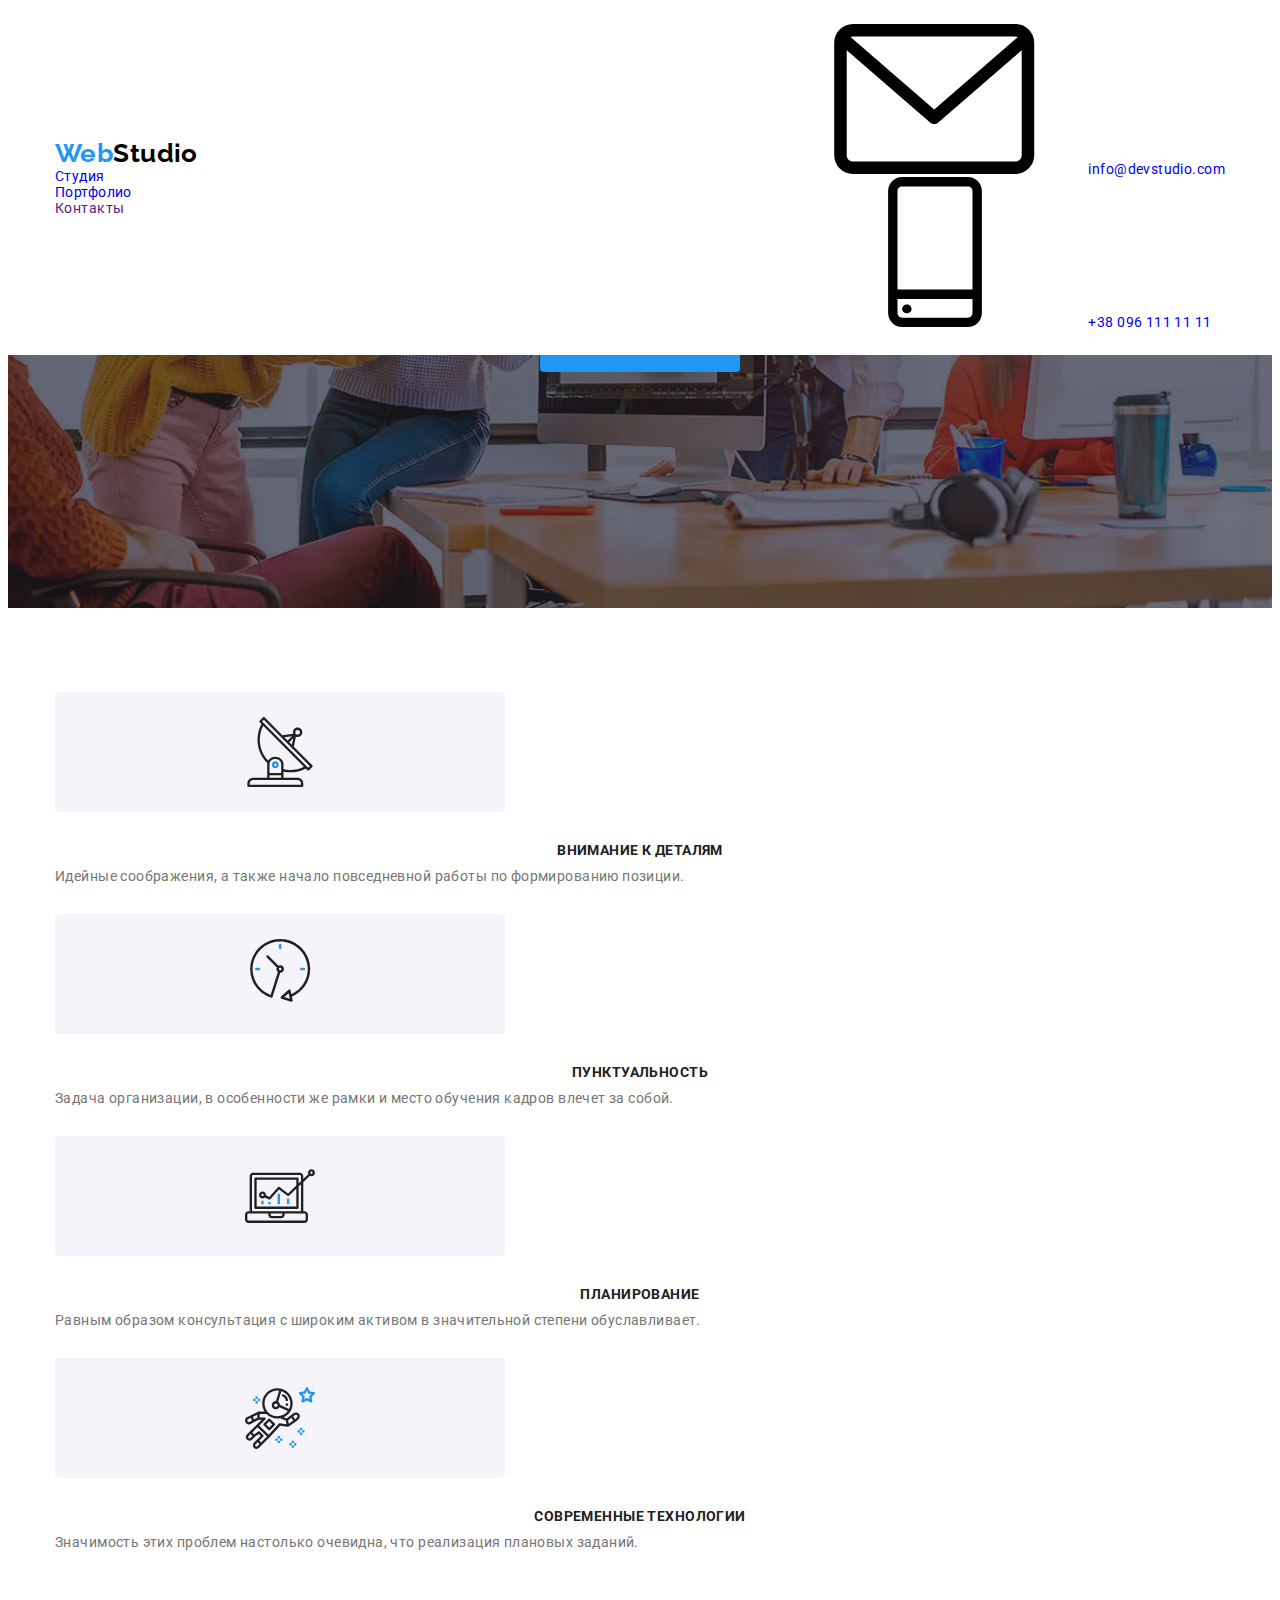
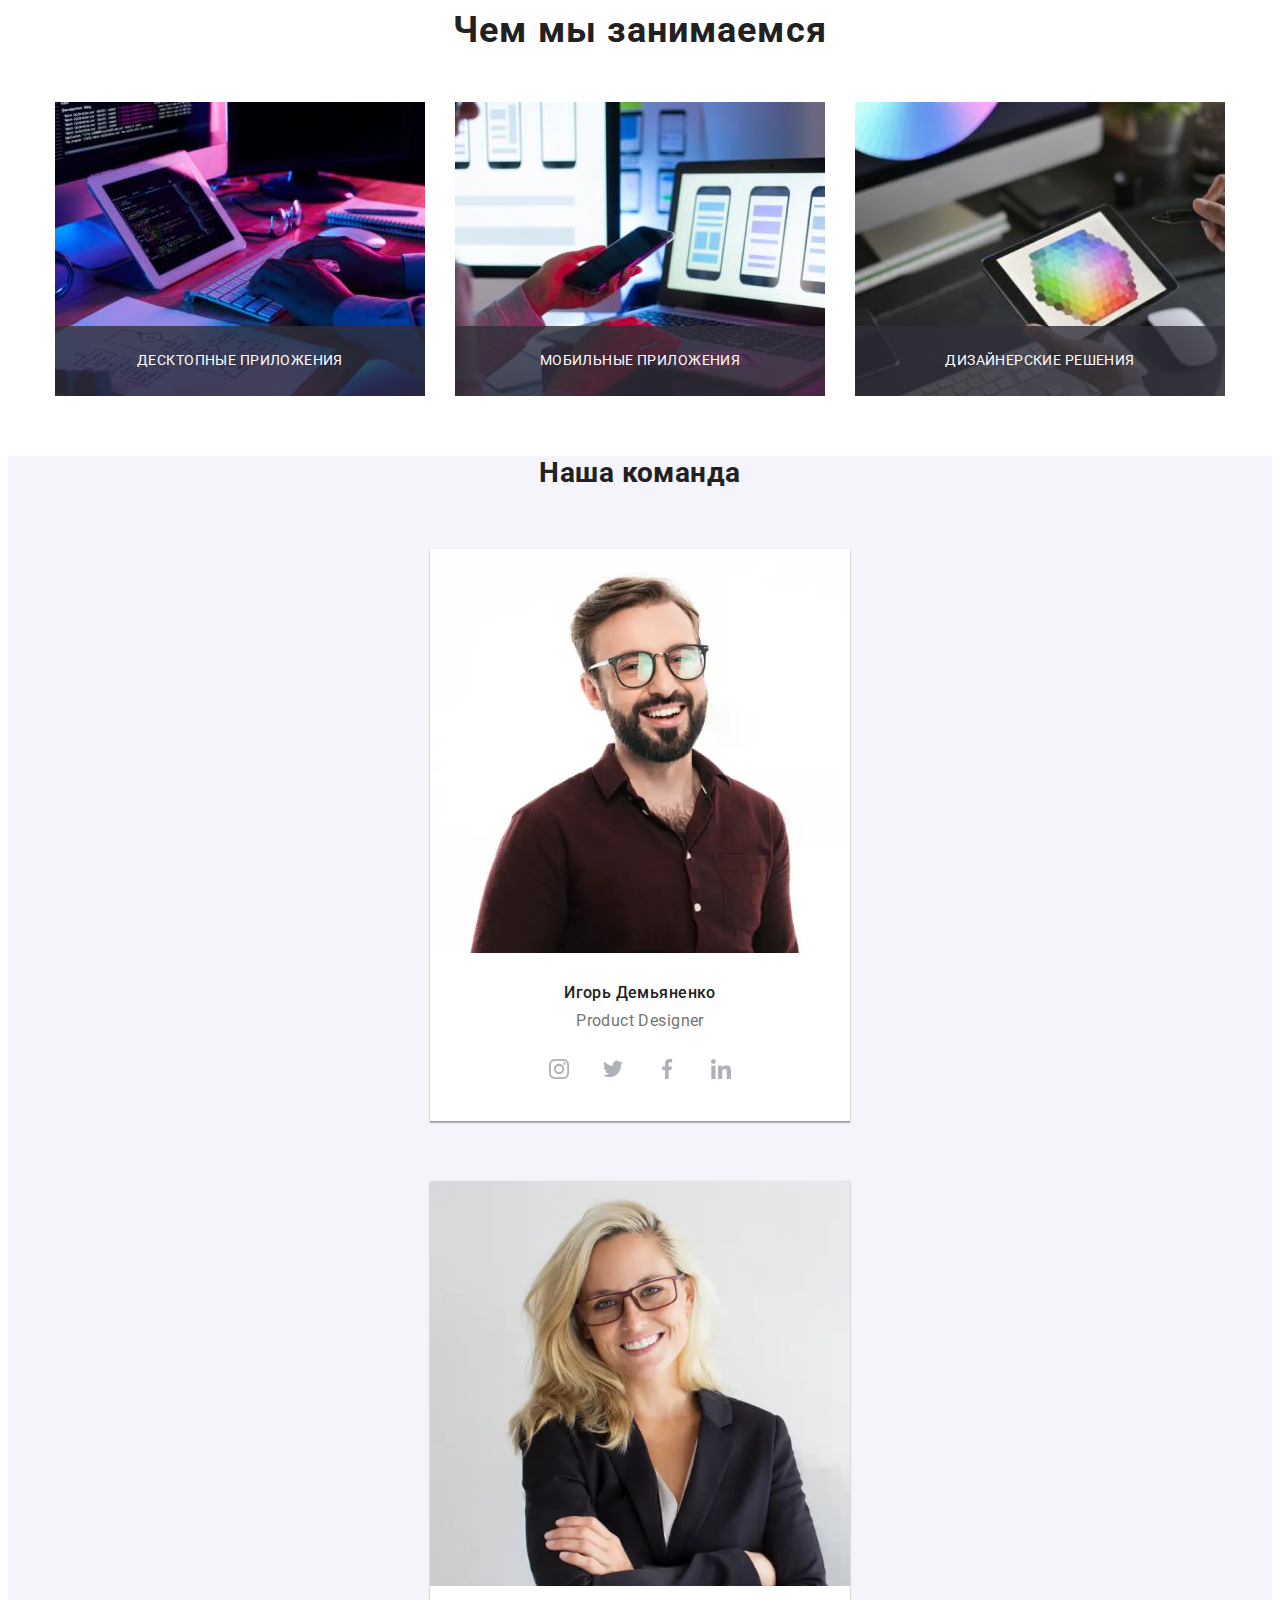
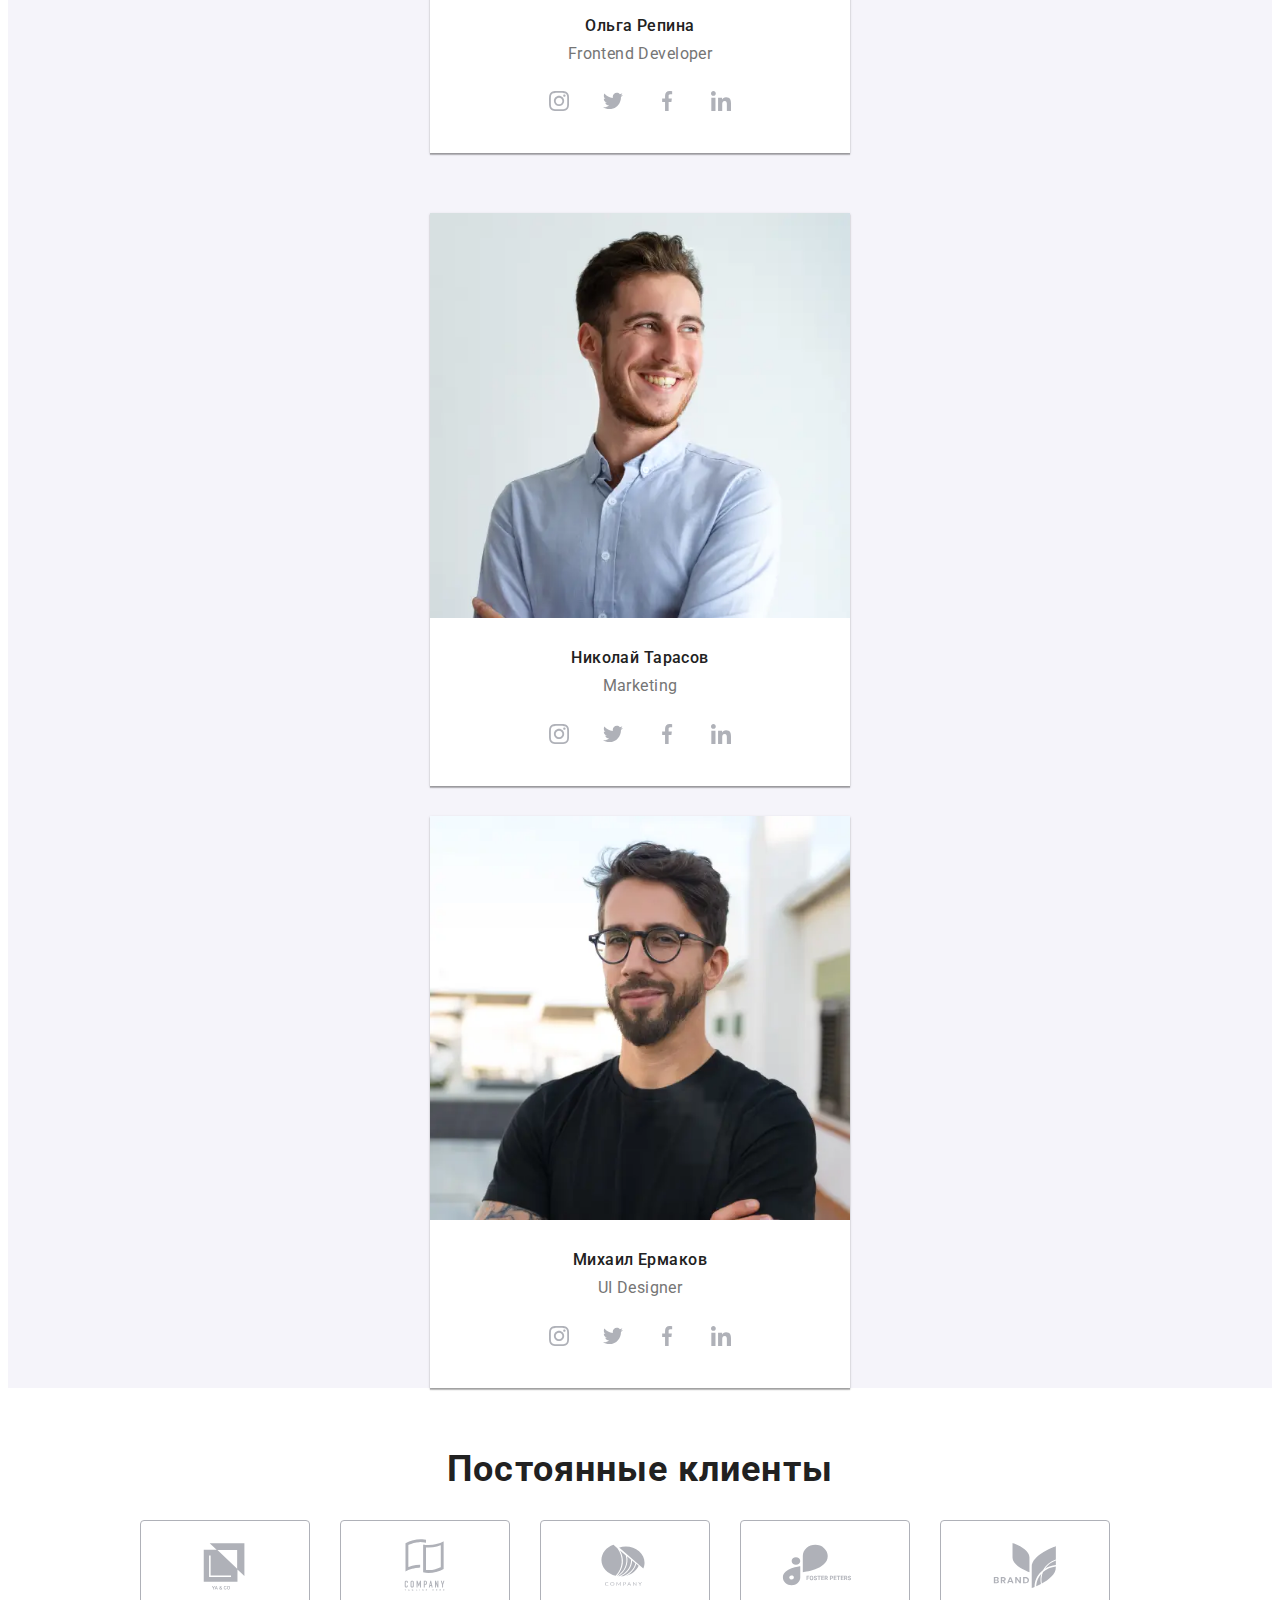
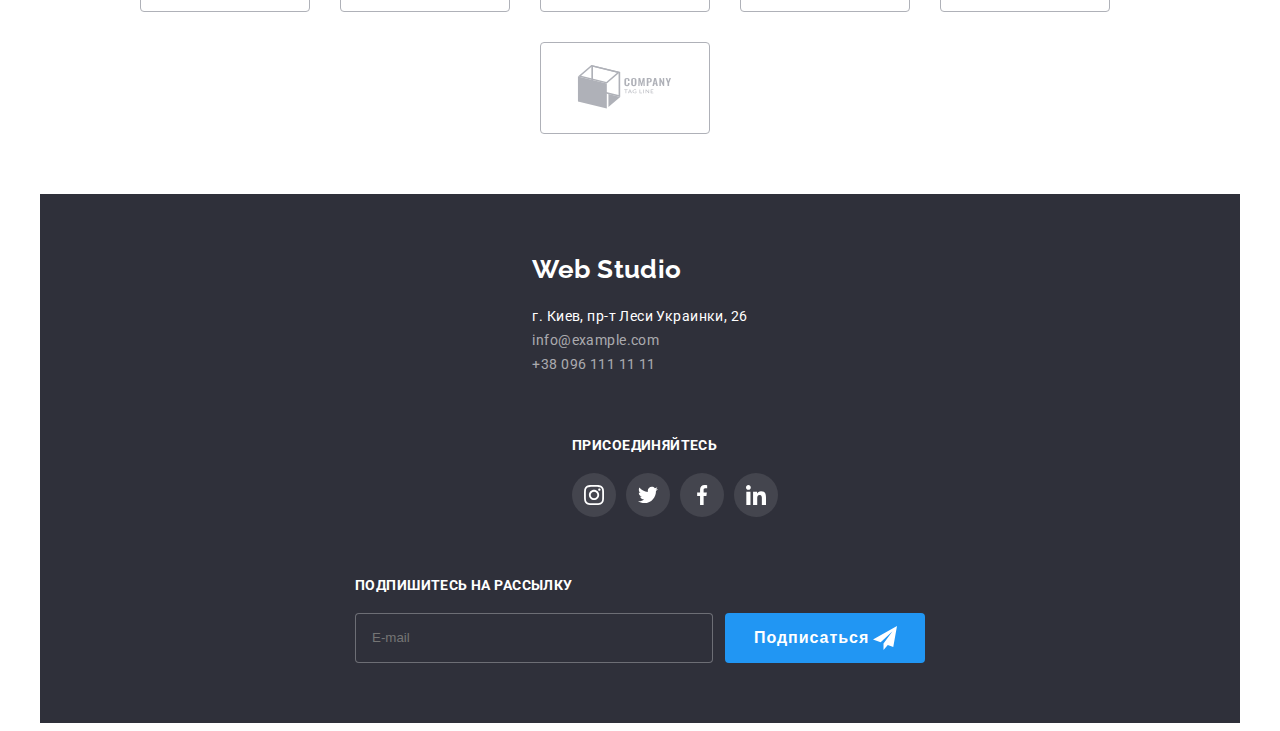
<file: index.html>
<!DOCTYPE html>
<html lang="ru">
  <head>
    <meta charset="UTF-8" />
    <meta http-equiv="X-UA-Compatible" content="IE=edge" />
    <meta name="viewport" content="width=device-width, initial-scale=1.0" />
    <title>Студия</title>
    <link
      rel="stylesheet"
      href="https://cdnjs.cloudflare.com/ajax/libs/modern-normalize/1.1.0/modern-normalize.min.css"
      integrity="sha512-wpPYUAdjBVSE4KJnH1VR1HeZfpl1ub8YT/NKx4PuQ5NmX2tKuGu6U/JRp5y+Y8XG2tV+wKQpNHVUX03MfMFn9Q=="
      crossorigin="anonymous"
      referrerpolicy="no-referrer"
    />

    <link
      rel="stylesheet"
      href="https://cdnjs.cloudflare.com/ajax/libs/animate.css/4.1.1/animate.min.css"
    />

    <link rel="stylesheet" href="./css/main.min.css" />
    <link
      href="https://fonts.googleapis.com/css2?family=Raleway:wght@700&family=Roboto:wght@400;500;700;900&display=swap"
      rel="stylesheet"
    />
  </head>

  <body>
    <!--header-->
    <header class="header">
      <div class="container"></div>
      <div class="container header__container">
        <nav class="header__nav link">
          <a href="./index.html" class="header__logo link">
            <span class="logo__color">Web</span>Studio</a
          >
          <div class="header-mobile-open">
            <ul class="list header__nav__list">
              <li class="header__nav__item">
                <a href="./index.html" class="header__nav__link link current"
                  >Студия</a
                >
              </li>
              <li class="header__nav__item">
                <a href="./portfolio.html" class="header__nav__link link"
                  >Портфолио</a
                >
              </li>
              <li class="header__nav__item">
                <a href="" class="header__nav__link link">Контакты</a>
              </li>
            </ul>
          </div>
        </nav>
        <!-- mobile-menu -->
        <button class="burger-btn" data-menu-open>
          <svg class="icon-burger">
            <use href="./images/sprite.svg#icon-burger"></use>
          </svg>
        </button>
        <div class="mobile-menu" data-menu>
          <button class="btn-close" data-menu-close>
            <svg class="icon-close">
              <use href="./images/sprite.svg#icon-btn-close"></use>
            </svg>
          </button>

          <ul class="mobile-menu-social">
            <li class="social-list"><a href="#">Instagram</a></li>
            <li class="social-list"><a href="#">Twitter</a></li>
            <li class="social-list"><a href="#">Facebook</a></li>
            <li class="social-list"><a href="#">LinkedIn</a></li>
          </ul>
        </div>

        <!-- end-mobili-menu -->

        <ul class="contact list header__connect__list">
          <li class="header__connect__item">
            <a
              href="mailto:info@devstudio.com"
              lang="en"
              class="header__mail link"
            >
              <span class="header__icon"
                ><svg class="icon__envelope">
                  <use href="./images/sprite.svg#icon-envelope-hover"></use>
                </svg>
              </span>
              info@devstudio.com</a
            >
          </li>
          <li class="header__connect__item">
            <a href="tel:+380961111111" class="header__tel link">
              <span class="header__icon"
                ><svg class="icon__smartphone">
                  <use href="./images/sprite.svg#icon-smartphone"></use>
                </svg>
              </span>
              +38 096 111 11 11</a
            >
          </li>
        </ul>
      </div>
    </header>
    <main>
      <!--hero-->
      <section class="hero">
        <div class="container hero-container">
          <h1 class="hero-title">Эффективные решения для вашего бизнеса</h1>
          <button type="button" class="hero-button" data-modal-open>
            Заказать услугу
          </button>
        </div>
      </section>

      <!--advantage-->
      <section class="section-advantage section">
        <div class="container advantage-container">
          <h2 class="one-ring">Преимущества</h2>
          <ul class="section-advantage-title list">
            <li class="advantage-list">
              <div class="advantage-icons">
                <svg class="advantage-icon">
                  <use href="./images/sprite.svg#icon-antenna"></use>
                </svg>
              </div>
              <div class="advantage-content">
                <h3 class="advantage-title">Внимание к деталям</h3>
                <p class="advantage-text">
                  Идейные соображения, а также начало повседневной работы по
                  формированию позиции.
                </p>
              </div>
            </li>
            <li class="advantage-list">
              <div class="advantage-icons">
                <svg class="advantage-icon">
                  <use href="./images/sprite.svg#icon-clock"></use>
                </svg>
              </div>
              <div class="advantage-content">
                <h3 class="advantage-title">Пунктуальность</h3>
                <p class="advantage-text">
                  Задача организации, в особенности же рамки и место обучения
                  кадров влечет за собой.
                </p>
              </div>
            </li>
            <li class="advantage-list">
              <div class="advantage-icons">
                <svg class="advantage-icon">
                  <use href="./images/sprite.svg#icon-diagram"></use>
                </svg>
              </div>
              <div class="advantage-content">
                <h3 class="advantage-title">Планирование</h3>
                <p class="advantage-text">
                  Равным образом консультация с широким активом в значительной
                  степени обуславливает.
                </p>
              </div>
            </li>
            <li class="advantage-list">
              <div class="advantage-icons">
                <svg class="advantage-icon">
                  <use href="./images/sprite.svg#icon-astronaut"></use>
                </svg>
              </div>
              <div class="advantage-content">
                <h3 class="advantage-title">Современные технологии</h3>
                <p class="advantage-text">
                  Значимость этих проблем настолько очевидна, что реализация
                  плановых заданий.
                </p>
              </div>
            </li>
          </ul>
        </div>
      </section>
      <!--work-->
      <section class="work section">
        <div class="container work-container">
          <h2 class="work-title">Чем мы занимаемся</h2>
          <ul class="work-list list">
            <li class="work-list-img">
              <img
                src="./images/box1.jpg"
                alt="Десктопные приложения"
                width="370"
              />
              <div class="img-text-wrap">
                <p class="img-text">Десктопные приложения</p>
              </div>
            </li>
            <li class="work-list-img">
              <img
                src="./images/box2.jpg"
                alt="Мобильные приложения"
                width="370"
              />

              <div class="img-text-wrap">
                <p class="img-text">Мобильные приложения</p>
              </div>
            </li>
            <li class="work-list-img">
              <img
                src="./images/box3.jpg"
                alt="Дизайнерские решения"
                width="370"
              />
              <div class="img-text-wrap">
                <p class="img-text">Дизайнерские решения</p>
              </div>
            </li>
          </ul>
        </div>
      </section>
      <!--team-->
      <section class="section-team section">
        <div class="container container-team">
          <h2 class="our-team">Наша команда</h2>

          <ul class="team-title social-list list">
            <li class="team-item">
              <picture>
                <source
                  media="(min-width:1200px)"
                  srcset="
                    ./images/command/product_designer/product_designer_d@2x.webp 1x,
                    ./images/command/product_designer/product_designer_d@3x.webp 2x
                  "
                  type="image/webp"
                />
                <source
                  media="(min-width: 1200px)"
                  srcset="
                    ./images/command/product_designer/product_designer_d@2x.jpg 1x,
                    ./images/command/product_designer/product_designer_d@3x.jpg 2x
                  "
                />
                <source
                  media="(min-width: 1200px)"
                  srcset="
                    ./images/command/product_designer/product_designer_d@2x.jpg 1x,
                    ./images/command/product_designer/product_designer_d@3x.jpg 2x
                  "
                />
                <source
                  media="(min-width: 768px)"
                  srcset="
                    ./images/command/product_designer/product_designer_t@2x.jpg 1x,
                    ./images/command/product_designer/product_designer_t@3x.jpg 2x
                  "
                  type="image/webp"
                />
                <source
                  media="(min-width: 768px)"
                  srcset="
                    ./images/command/product_designer/product_designer_t@2x.jpg 1x,
                    ./images/command/product_designer/product_designer_t@3x.jpg 2x
                  "
                />
                <source
                  media="(min-width: 480px)"
                  srcset="
                    ./images/command/product_designer/product_designer_m.webp    1x,
                    ./images/command/product_designer/product_designer_m@2x.webp 2x
                  "
                  type="image/webp"
                />
                <source
                  media="(min-width: 480px)"
                  srcset="
                    ./images/command/product_designer/product_designer_m@2x.jpg 1x,
                    ./images/command/product_designer/product_designer_m@3x.jpg 2x
                  "
                  type="image/jpeg"
                />
                <img src="./images/img.jpg" alt="Игорь Демьяненко" />
              </picture>

              <h3 class="team-list">Игорь Демьяненко</h3>
              <p lang="en" class="job-list">Product Designer</p>
              <ul class="team-social social-list list">
                <li class="social-item">
                  <a href="" class="social-link">
                    <svg class="social-icon" width="20px" height="20px">
                      <use href="./images/sprite.svg#icon-instagram"></use>
                    </svg>
                  </a>
                </li>
                <li class="social-item">
                  <a href="" class="social-link">
                    <svg class="social-icon" width="20px" height="20px">
                      <use href="./images/sprite.svg#icon-twitter"></use>
                    </svg>
                  </a>
                </li>
                <li class="social-item">
                  <a href="" class="social-link">
                    <svg class="social-icon" width="20px" height="20px">
                      <use href="./images/sprite.svg#icon-facebook"></use>
                    </svg>
                  </a>
                </li>
                <li class="social-item">
                  <a href="" class="social-link">
                    <svg class="social-icon" width="20px" height="20px">
                      <use href="./images/sprite.svg#icon-linkedin"></use>
                    </svg>
                  </a>
                </li>
              </ul>
            </li>
            <li class="team-item">
              <picture>
                <source
                  media="(min-width:1200px)"
                  srcset="
                    ./images/command/frontend_developer/frontend_developer_d@2x.webp 1x,
                    ./images/command/frontend_developer/frontend_developer_d@3x.webp 2x
                  "
                  type="image/webp"
                />
                <source
                  media="(min-width: 1200px)"
                  srcset="
                    ./images/command/frontend_developer/frontend_developer_d@2x.jpg 1x,
                    ./images/command/frontend_developer/frontend_developer_d@3x.jpg 2x
                  "
                />
                <source
                  media="(min-width: 1200px)"
                  srcset="
                    ./images/command/frontend_developer/frontend_developer_d@2x.jpg 1x,
                    ./images/command/frontend_developer/frontend_developer_d@3x.jpg 2x
                  "
                />
                <source
                  media="(min-width: 768px)"
                  srcset="
                    ./images/command/frontend_developer/frontend_developer_t@2x.jpg 1x,
                    ./images/command/frontend_developer/frontend_developer_t@3x.jpg 2x
                  "
                  type="image/webp"
                />
                <source
                  media="(min-width: 768px)"
                  srcset="
                    ./images/command/frontend_developer/frontend_developer_t@2x.jpg 1x,
                    ./images/command/frontend_developer/frontend_developer_t@3x.jpg 2x
                  "
                />
                <source
                  media="(min-width: 480px)"
                  srcset="
                    ./images/command/frontend_developer/frontend_developer_m.webp    1x,
                    ./images/command/frontend_developer/frontend_developer_m@2x.webp 2x
                  "
                  type="image/webp"
                />
                <source
                  media="(min-width: 480px)"
                  srcset="
                    ./images/command/frontend_developer/frontend_developer_m@2x.jpg 1x,
                    ./images/command/frontend_developer/frontend_developer_m@3x.jpg 2x
                  "
                  type="image/jpeg"
                />
                <img src="./images/img1.jpg" alt="Ольга Репина" />
              </picture>

              <h3 class="team-list">Ольга Репина</h3>
              <p lang="en" class="job-list">Frontend Developer</p>
              <ul class="team-social social-list list">
                <li class="social-item">
                  <a href="" class="social-link">
                    <svg class="social-icon" width="20px" height="20px">
                      <use href="./images/sprite.svg#icon-instagram"></use>
                    </svg>
                  </a>
                </li>
                <li class="social-item">
                  <a href="" class="social-link">
                    <svg class="social-icon" width="20px" height="20px">
                      <use href="./images/sprite.svg#icon-twitter"></use>
                    </svg>
                  </a>
                </li>
                <li class="social-item">
                  <a href="" class="social-link">
                    <svg class="social-icon" width="20px" height="20px">
                      <use href="./images/sprite.svg#icon-facebook"></use>
                    </svg>
                  </a>
                </li>
                <li class="social-item">
                  <a href="" class="social-link">
                    <svg class="social-icon" width="20px" height="20px">
                      <use href="./images/sprite.svg#icon-linkedin"></use>
                    </svg>
                  </a>
                </li>
              </ul>
            </li>
            <li class="team-item">
              <picture>
                <source
                  media="(min-width:1200px)"
                  srcset="
                    ./images/command/marketing/marketing_d@2x.webp 1x,
                    ./images/command/marketing/marketing_d@3x.webp 2x
                  "
                  type="image/webp"
                />
                <source
                  media="(min-width: 1200px)"
                  srcset="
                    ./images/command/marketing/marketing_d@2x.jpg 1x,
                    ./images/command/marketing/marketing_d@3x.jpg 2x
                  "
                />
                <source
                  media="(min-width: 1200px)"
                  srcset="
                    ./images/command/marketing/marketing_d@2x.jpg 1x,
                    ./images/command/marketing/marketing_d@3x.jpg 2x
                  "
                />
                <source
                  media="(min-width: 768px)"
                  srcset="
                    ./images/command/marketing/marketing_t@2x.jpg 1x,
                    ./images/command/marketing/marketing_t@3x.jpg 2x
                  "
                  type="image/webp"
                />
                <source
                  media="(min-width: 768px)"
                  srcset="
                    ./images/command/marketing/marketing_t@2x.jpg 1x,
                    ./images/command/marketing/marketing_t@3x.jpg 2x
                  "
                />
                <source
                  media="(min-width: 480px)"
                  srcset="
                    ./images/command/marketing/marketing_m.webp    1x,
                    ./images/command/marketing/marketing_m@2x.webp 2x
                  "
                  type="image/webp"
                />
                <source
                  media="(min-width: 480px)"
                  srcset="
                    ./images/command/marketing/marketing_m@2x.jpg 1x,
                    ./images/command/marketing/marketing_m@3x.jpg 2x
                  "
                  type="image/jpeg"
                />
                <img src="./images/img2.jpg" alt="Николай Тарасов" />
              </picture>

              <h3 class="team-list">Николай Тарасов</h3>
              <p lang="en" class="job-list">Marketing</p>
              <ul class="team-social social-list list">
                <li class="social-item">
                  <a href="" class="social-link">
                    <svg class="social-icon" width="20px" height="20px">
                      <use href="./images/sprite.svg#icon-instagram"></use>
                    </svg>
                  </a>
                </li>
                <li class="social-item">
                  <a href="" class="social-link">
                    <svg class="social-icon" width="20px" height="20px">
                      <use href="./images/sprite.svg#icon-twitter"></use>
                    </svg>
                  </a>
                </li>
                <li class="social-item">
                  <a href="" class="social-link">
                    <svg class="social-icon" width="20px" height="20px">
                      <use href="./images/sprite.svg#icon-facebook"></use>
                    </svg>
                  </a>
                </li>
                <li class="social-item">
                  <a href="" class="social-link">
                    <svg class="social-icon" width="20px" height="20px">
                      <use href="./images/sprite.svg#icon-linkedin"></use>
                    </svg>
                  </a>
                </li>
              </ul>
            </li>
            <li class="team-item">
              <picture>
                <source
                  media="(min-width:1200px)"
                  srcset="
                    ./images/command/ui_designer/ui_designer_d@2x.webp 1x,
                    ./images/command/ui_designer/ui_designer_d@3x.webp 2x
                  "
                  type="image/webp"
                />
                <source
                  media="(min-width: 1200px)"
                  srcset="
                    ./images/command/ui_designer/ui_designer_d@2x.jpg 1x,
                    ./images/command/ui_designer/ui_designer_d@3x.jpg 2x
                  "
                />
                <source
                  media="(min-width: 1200px)"
                  srcset="
                    ./images/command/ui_designer/ui_designer_d@2x.jpg 1x,
                    ./images/command/ui_designer/ui_designer_d@3x.jpg 2x
                  "
                />
                <source
                  media="(min-width: 768px)"
                  srcset="
                    ./images/command/ui_designer/ui_designer_t@2x.jpg 1x,
                    ./images/command/ui_designer/ui_designer_t@3x.jpg 2x
                  "
                  type="image/webp"
                />
                <source
                  media="(min-width: 768px)"
                  srcset="
                    ./images/command/ui_designer/ui_designer_t@2x.jpg 1x,
                    ./images/command/ui_designer/ui_designer_t@3x.jpg 2x
                  "
                />
                <source
                  media="(min-width: 480px)"
                  srcset="
                    ./images/command/ui_designer/ui_designer_m.webp    1x,
                    ./images/command/ui_designer/ui_designer_m@2x.webp 2x
                  "
                  type="image/webp"
                />
                <source
                  media="(min-width: 480px)"
                  srcset="
                    ./images/command/ui_designer/ui_designer_m@2x.jpg 1x,
                    ./images/command/ui_designer/ui_designer_m@3x.jpg 2x
                  "
                  type="image/jpeg"
                />
                <img src="./images/img3.jpg" alt="Михаил Ермаков" />
              </picture>

              <h3 class="team-list">Михаил Ермаков</h3>
              <p lang="en" class="job-list">UI Designer</p>
              <ul class="team-social social-list list">
                <li class="social-item">
                  <a href="" class="social-link">
                    <svg class="social-icon" width="20px" height="20px">
                      <use href="./images/sprite.svg#icon-instagram"></use>
                    </svg>
                  </a>
                </li>
                <li class="social-item">
                  <a href="" class="social-link">
                    <svg class="social-icon" width="20px" height="20px">
                      <use href="./images/sprite.svg#icon-twitter"></use>
                    </svg>
                  </a>
                </li>
                <li class="social-item">
                  <a href="" class="social-link">
                    <svg class="social-icon" width="20px" height="20px">
                      <use href="./images/sprite.svg#icon-facebook"></use>
                    </svg>
                  </a>
                </li>
                <li class="social-item">
                  <a href="" class="social-link">
                    <svg class="social-icon" width="20px" height="20px">
                      <use href="./images/sprite.svg#icon-linkedin"></use>
                    </svg>
                  </a>
                </li>
              </ul>
            </li>
          </ul>
        </div>
      </section>
      <!--clients-->
      <section class="clients section">
        <div class="container clients-container">
          <h2 class="title-clients">Постоянные клиенты</h2>
          <ul class="client-list list">
            <li class="clients-item">
              <a href="" class="clients-link">
                <svg class="clients-icon" width="106" height="60">
                  <use href="./images/sprite.svg#icon-logo-1"></use>
                </svg>
              </a>
            </li>
            <li class="clients-item">
              <a href="" class="clients-link">
                <svg class="clients-icon" width="106" height="60">
                  <use href="./images/sprite.svg#icon-logo"></use>
                </svg>
              </a>
            </li>
            <li class="clients-item">
              <a href="" class="clients-link">
                <svg class="clients-icon" width="106" height="60">
                  <use href="./images/sprite.svg#icon-logo-3"></use>
                </svg>
              </a>
            </li>
            <li class="clients-item">
              <a href="" class="clients-link">
                <svg class="clients-icon" width="106" height="60">
                  <use href="./images/sprite.svg#icon-logo-4"></use>
                </svg>
              </a>
            </li>
            <li class="clients-item">
              <a href="" class="clients-link">
                <svg class="clients-icon" width="106" height="60">
                  <use href="./images/sprite.svg#icon-logo-5"></use>
                </svg>
              </a>
            </li>
            <li class="clients-item">
              <a href="" class="clients-link">
                <svg class="clients-icon" width="106" height="60">
                  <use href="./images/sprite.svg#icon-logo-6"></use>
                </svg>
              </a>
            </li>
          </ul>
        </div>
      </section>
    </main>
    <!--footer-->
    <footer class="footer">
      <div class="container class-footer">
        <div class="contacts-address">
          <address>
            <a href="/" class="logo-footer link">
              <span class="logo-color">Web</span> Studio</a
            >
            <ul class="contacts-list list">
              <li class="address-list">
                <p class="address">г. Киев, пр-т Леси Украинки, 26</p>
              </li>
              <li class="address-list">
                <a
                  href="mailto:info@example.com"
                  lang="en"
                  class="footer-contacts link"
                  >info@example.com</a
                >
              </li>
              <li class="address-list">
                <a href="tel:+380961111111" class="footer-contacts link"
                  >+38 096 111 11 11</a
                >
              </li>
            </ul>
          </address>
        </div>
        <div class="footer-social">
          <h3 class="social-title">присоединяйтесь</h3>
          <ul class="footer-social-list list">
            <li class="footer-social-item">
              <a href="" class="footer-social-link">
                <svg class="footer-social-icon" width="20px" height="20px">
                  <use href="./images/sprite.svg#icon-instagram"></use>
                </svg>
              </a>
            </li>
            <li class="footer-social-item">
              <a href="" class="footer-social-link">
                <svg class="footer-social-icon" width="20px" height="20px">
                  <use href="./images/sprite.svg#icon-twitter"></use>
                </svg>
              </a>
            </li>
            <li class="footer-social-item">
              <a href="" class="footer-social-link">
                <svg class="footer-social-icon" width="20px" height="20px">
                  <use href="./images/sprite.svg#icon-facebook"></use>
                </svg>
              </a>
            </li>
            <li class="footer-social-item">
              <a href="" class="footer-social-link">
                <svg class="footer-social-icon" width="20px" height="20px">
                  <use href="./images/sprite.svg#icon-linkedin"></use>
                </svg>
              </a>
            </li>
          </ul>
        </div>
        <div class="footer-form-wrapper">
          <p class="footer-form-text">Подпишитесь на рассылку</p>
          <form action="#" class="footer-form">
            <label class="footer-form-field">
              <input
                type="text"
                class="footer-form-input"
                name="email"
                placeholder="E-mail"
              />
            </label>
            <button class="footer-form-button" type="submit">
              Подписаться
              <svg class="footer-form-icon" width="24px" height="24px">
                <use href="./images/sprite.svg#icon-icon-send"></use>
              </svg>
            </button>
          </form>
        </div>
      </div>
    </footer>
    <!-- backdrop -->
    <div class="backdrop is-hidden" data-modal>
      <div class="modal">
        <button type="button" class="modal-btn" data-modal-close>
          <svg class="modal-close-icon" width="18px" height="18px">
            <use href="./images/sprite.svg#icon-close"></use>
          </svg>
        </button>
        <form action="#" class="modal-form">
          <p class="nodal-form-head">Оставьте свои данные, мы вам перезвоним</p>

          <label class="modal-form-field"
            >Имя
            <span class="modal-form-wrapper">
              <input type="text" class="modal-form-input" name="user-name" />

              <svg class="modal-form-icon" width="18px" height="18px">
                <use href="./images/sprite.svg#icon-person-black"></use>
              </svg>
            </span>
          </label>
          <label class="modal-form-field"
            >Телефон
            <span class="modal-form-wrapper">
              <input type="tel" class="modal-form-input" name="user-tel" />

              <svg class="modal-form-icon" width="18px" height="18px">
                <use href="./images/sprite.svg#icon-phone-black"></use>
              </svg>
            </span>
          </label>
          <label class="modal-form-field"
            >Почта
            <span class="modal-form-wrapper">
              <input type="email" class="modal-form-input" name="email" />

              <svg class="modal-form-icon" width="18px" height="18px">
                <use href="./images/sprite.svg#icon-email-black"></use>
              </svg>
            </span>
          </label>
          <label class="modal-form-field"
            >Комментарий
            <textarea
              class="modal-form-massage"
              name="user-massage"
              placeholder="Введите текст"
            ></textarea>
          </label>
          <input
            type="checkbox"
            id="accept-policy"
            class="modal-form-checkbox visually-hidden"
          />
          <label for="accept-policy" class="modal-form-checkbox-label"
            >Соглашаюсь с рассылкой и принимаю&nbsp;
            <a href="#">Условия договора</a>
          </label>

          <button class="modal-form-button" type="submit">Отправить</button>
        </form>
      </div>
    </div>
    <script src="./js/modal.js"></script>
    <script src="./js/menu.js"></script>
  </body>
</html>
</file>
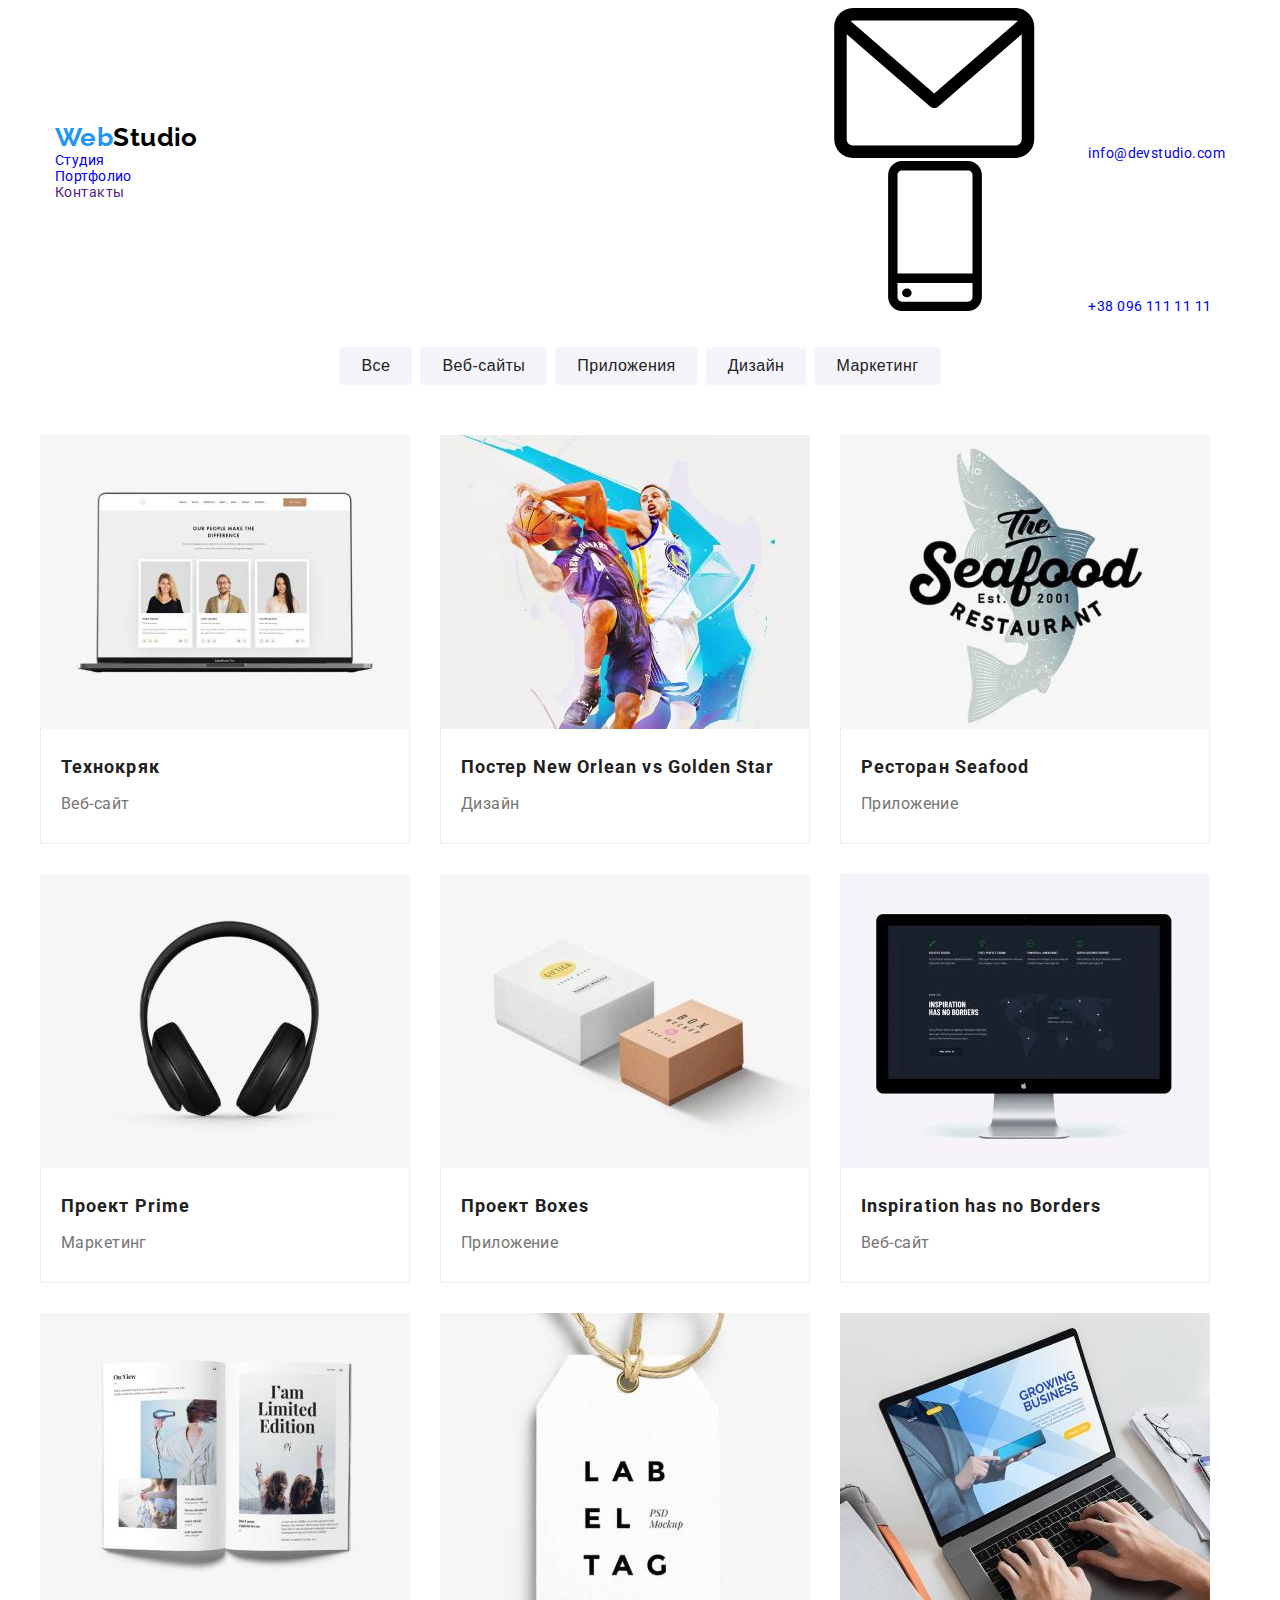
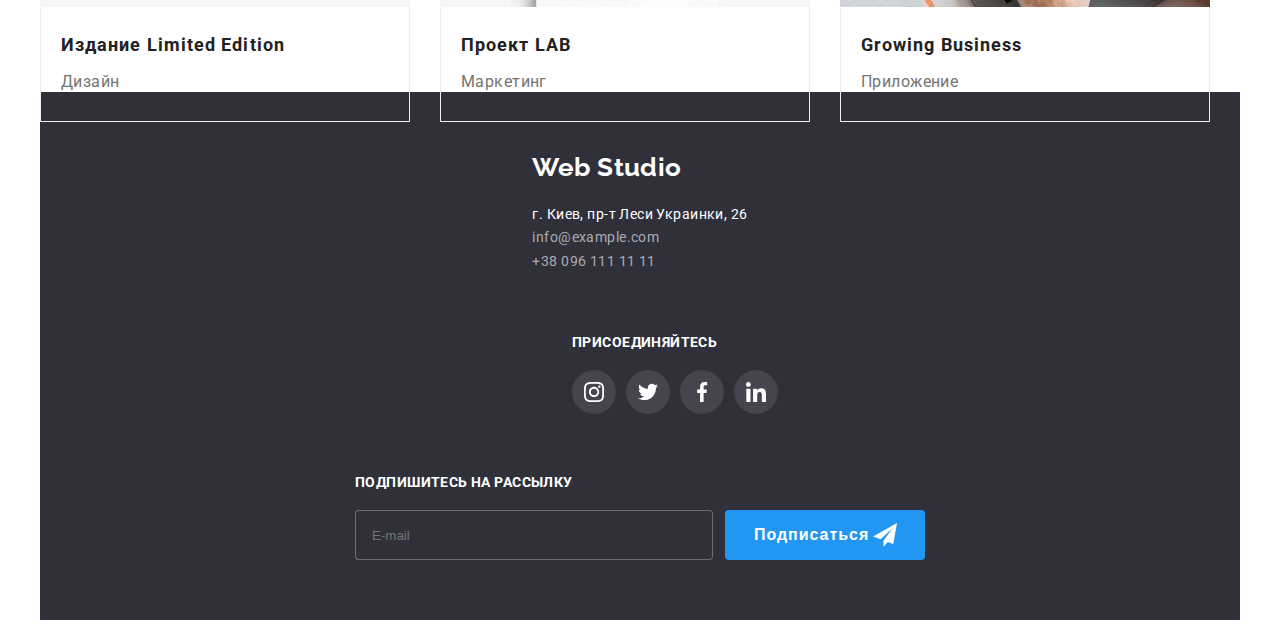
<file: portfolio.html>
<!DOCTYPE html>
<html lang="ru">
  <head>
    <meta charset="UTF-8" />
    <meta http-equiv="X-UA-Compatible" content="IE=edge" />
    <meta name="viewport" content="width=device-width, initial-scale=1.0" />
    <title>Портфолио</title>
    <link
      rel="stylesheet"
      href="https://cdnjs.cloudflare.com/ajax/libs/modern-normalize/1.1.0/modern-normalize.min.css"
      integrity="sha512-wpPYUAdjBVSE4KJnH1VR1HeZfpl1ub8YT/NKx4PuQ5NmX2tKuGu6U/JRp5y+Y8XG2tV+wKQpNHVUX03MfMFn9Q=="
      crossorigin="anonymous"
      referrerpolicy="no-referrer"
    />
    <link rel="stylesheet" href="./css/main.min.css" />
    <link
      href="https://fonts.googleapis.com/css2?family=Raleway:wght@700&family=Roboto:wght@400;500;700;900&display=swap"
      rel="stylesheet"
    />
  </head>
  <body>
    <header>
      <div class="container header__container">
        <nav class="header__nav link">
          <a href="./index.html" class="header__logo link">
            <span class="logo__color">Web</span>Studio</a
          >
          <ul class="list header__nav__list">
            <li class="header__nav__item">
              <a href="./index.html" class="header__nav__link link">Студия</a>
            </li>
            <li class="header__nav__item">
              <a href="./portfolio.html" class="header__nav__link link current"
                >Портфолио</a
              >
            </li>
            <li class="header__nav__item">
              <a href="" class="header__nav__link link">Контакты</a>
            </li>
          </ul>
        </nav>

        <ul class="contact list header__connect__list">
          <li class="header__connect__item">
            <a
              href="mailto:info@devstudio.com"
              lang="en"
              class="header__mail link"
            >
              <span class="header__icon"
                ><svg class="icon__envelope">
                  <use href="./images/sprite.svg#icon-envelope-hover"></use>
                </svg>
              </span>
              info@devstudio.com</a
            >
          </li>
          <li class="header__connect__item">
            <a href="tel:+380961111111" class="header__tel link">
              <span class="header__icon"
                ><svg class="icon__smartphone">
                  <use href="./images/sprite.svg#icon-smartphone"></use>
                </svg>
              </span>
              +38 096 111 11 11</a
            >
          </li>
        </ul>
      </div>
    </header>
    <main>
      <section class="section-portfolio-maim section">
        <div class="container">
          <h1 class="one-ring">Портфолио</h1>
          <ul class="section-portfolio list">
            <li class="button-portfolio-list">
              <button type="button" class="btn-portfolio">Все</button>
            </li>
            <li class="button-portfolio-list">
              <button type="button" class="btn-portfolio">Веб-сайты</button>
            </li>
            <li class="button-portfolio-list">
              <button type="button" class="btn-portfolio">Приложения</button>
            </li>
            <li class="button-portfolio-list">
              <button type="button" class="btn-portfolio">Дизайн</button>
            </li>
            <li class="button-portfolio-list">
              <button type="button" class="btn-portfolio">Маркетинг</button>
            </li>
          </ul>

          <ul class="portfolio-examples list">
            <li class="portfolio-items">
              <a
                ><div class="examples-item-wrap">
                  <img src="./images/image.jpg" alt="веб-сайт" width="370" />

                  <p class="examples-img-text">
                    Технокряк это современная площадка распространения
                    коронавируса. Компании используют эту платформу для
                    цифрового шпионажа и атак на защищённые сервера конкурентов.
                  </p>
                </div>

                <div class="text-cards">
                  <h2 class="examples-title">Технокряк</h2>
                  <p class="examples-text">Веб-сайт</p>
                </div>
              </a>
            </li>
            <li class="portfolio-items">
              <a>
                <div class="examples-item-wrap">
                  <img
                    src="./images/image1.jpg"
                    alt="дизайн постера"
                    width="370"
                  />
                  <p class="examples-img-text">
                    Технокряк это современная площадка распространения
                    коронавируса. Компании используют эту платформу для
                    цифрового шпионажа и атак на защищённые сервера конкурентов.
                  </p>
                </div>
                <div class="text-cards">
                  <h2 class="examples-title">
                    Постер New Orlean vs Golden Star
                  </h2>
                  <p class="examples-text">Дизайн</p>
                </div>
              </a>
            </li>
            <li class="portfolio-items">
              <a>
                <div class="examples-item-wrap">
                  <img
                    src="./images/image2.jpg"
                    alt="лого ресторана"
                    width="370"
                  />
                  <p class="examples-img-text">
                    Технокряк это современная площадка распространения
                    коронавируса. Компании используют эту платформу для
                    цифрового шпионажа и атак на защищённые сервера конкурентов.
                  </p>
                </div>

                <div class="text-cards">
                  <h2 class="examples-title">Ресторан Seafood</h2>
                  <p class="examples-text">Приложение</p>
                </div>
              </a>
            </li>
            <li class="portfolio-items">
              <a>
                <div class="examples-item-wrap">
                  <img src="./images/image3.jpg" alt="наушники" width="370" />
                  <p class="examples-img-text">
                    Технокряк это современная площадка распространения
                    коронавируса. Компании используют эту платформу для
                    цифрового шпионажа и атак на защищённые сервера конкурентов.
                  </p>
                </div>

                <div class="text-cards">
                  <h2 class="examples-title">Проект Prime</h2>
                  <p class="examples-text">Маркетинг</p>
                </div>
              </a>
            </li>
            <li class="portfolio-items">
              <a
                ><div class="examples-item-wrap">
                  <img src="./images/image4.jpg" alt="коробки" width="370" />
                  <p class="examples-img-text">
                    Технокряк это современная площадка распространения
                    коронавируса. Компании используют эту платформу для
                    цифрового шпионажа и атак на защищённые сервера конкурентов.
                  </p>
                </div>

                <div class="text-cards">
                  <h2 class="examples-title">Проект Boxes</h2>
                  <p class="examples-text">Приложение</p>
                </div>
              </a>
            </li>
            <li class="portfolio-items">
              <a
                ><div class="examples-item-wrap">
                  <img src="./images/image5.jpg" alt="экран" width="370" />
                  <p class="examples-img-text">
                    Технокряк это современная площадка распространения
                    коронавируса. Компании используют эту платформу для
                    цифрового шпионажа и атак на защищённые сервера конкурентов.
                  </p>
                </div>

                <div class="text-cards">
                  <h2 class="examples-title">Inspiration has no Borders</h2>
                  <p class="examples-text">Веб-сайт</p>
                </div>
              </a>
            </li>
            <li class="portfolio-items">
              <a
                ><div class="examples-item-wrap">
                  <img src="./images/image6.jpg" alt="книга" width="370" />
                  <p class="examples-img-text">
                    Технокряк это современная площадка распространения
                    коронавируса. Компании используют эту платформу для
                    цифрового шпионажа и атак на защищённые сервера конкурентов.
                  </p>
                </div>

                <div class="text-cards">
                  <h2 class="examples-title">Издание Limited Edition</h2>
                  <p class="examples-text">Дизайн</p>
                </div>
              </a>
            </li>
            <li class="portfolio-items">
              <a
                ><div class="examples-item-wrap">
                  <img src="./images/image7.jpg" alt="проект лаб" width="370" />
                  <p class="examples-img-text">
                    Технокряк это современная площадка распространения
                    коронавируса. Компании используют эту платформу для
                    цифрового шпионажа и атак на защищённые сервера конкурентов.
                  </p>
                </div>

                <div class="text-cards">
                  <h2 class="examples-title">Проект LAB</h2>
                  <p class="examples-text">Маркетинг</p>
                </div>
              </a>
            </li>
            <li class="portfolio-items">
              <a
                ><div class="examples-item-wrap">
                  <img
                    src="./images/image8.jpg"
                    alt="растущий бизнес"
                    width="370"
                  />
                  <p class="examples-img-text">
                    Технокряк это современная площадка распространения
                    коронавируса. Компании используют эту платформу для
                    цифрового шпионажа и атак на защищённые сервера конкурентов.
                  </p>
                </div>

                <div class="text-cards">
                  <h2 class="examples-title">Growing Business</h2>
                  <p class="examples-text">Приложение</p>
                </div>
              </a>
            </li>
          </ul>
        </div>
      </section>
    </main>
    <footer class="footer">
      <div class="container class-footer">
        <div class="contacts-address">
          <address>
            <a href="/" class="logo-footer link">
              <span class="logo-color">Web</span> Studio</a
            >
            <ul class="contacts-list list">
              <li class="address-list">
                <p class="address">г. Киев, пр-т Леси Украинки, 26</p>
              </li>
              <li class="address-list">
                <a
                  href="mailto:info@example.com"
                  lang="en"
                  class="footer-contacts link"
                  >info@example.com</a
                >
              </li>
              <li class="address-list">
                <a href="tel:+380961111111" class="footer-contacts link"
                  >+38 096 111 11 11</a
                >
              </li>
            </ul>
          </address>
        </div>
        <div class="footer-social">
          <h3 class="social-title">присоединяйтесь</h3>
          <ul class="footer-social-list list">
            <li class="footer-social-item">
              <a href="" class="footer-social-link">
                <svg class="footer-social-icon" width="20px" height="20px">
                  <use href="./images/sprite.svg#icon-instagram"></use>
                </svg>
              </a>
            </li>
            <li class="footer-social-item">
              <a href="" class="footer-social-link">
                <svg class="footer-social-icon" width="20px" height="20px">
                  <use href="./images/sprite.svg#icon-twitter"></use>
                </svg>
              </a>
            </li>
            <li class="footer-social-item">
              <a href="" class="footer-social-link">
                <svg class="footer-social-icon" width="20px" height="20px">
                  <use href="./images/sprite.svg#icon-facebook"></use>
                </svg>
              </a>
            </li>
            <li class="footer-social-item">
              <a href="" class="footer-social-link">
                <svg class="footer-social-icon" width="20px" height="20px">
                  <use href="./images/sprite.svg#icon-linkedin"></use>
                </svg>
              </a>
            </li>
          </ul>
        </div>
        <div class="footer-form-wrapper">
          <p class="footer-form-text">Подпишитесь на рассылку</p>
          <form action="#" class="footer-form">
            <label class="footer-form-field">
              <input
                type="text"
                class="footer-form-input"
                name="email"
                placeholder="E-mail"
              />
            </label>
            <button class="footer-form-button" type="submit">
              Подписаться
              <svg class="footer-form-icon" width="24px" height="24px">
                <use href="./images/sprite.svg#icon-icon-send"></use>
              </svg>
            </button>
          </form>
        </div>
      </div>
    </footer>
  </body>
</html>
</file>
<file: css/main.min.css>
:root{--primary-title-color: #212121;--primary-text-color: #757575;--second-title-color: #ffffff;--accent-color: #2196f3;--background-color-dark: #2f303a;--background-color-light: #f5f4fa}.visually-hidden{position:absolute;white-space:nowrap;width:1px;height:1px;overflow:hidden;border:0;padding:0;clip:rect(0 0 0 0);clip-path:inset(50%);margin:-1px}body{font-family:"roboto", "sans-serif";font-size:14px;letter-spacing:0.03em;color:var(--primary-text-color);background-color:#ffffff}*{box-sizing:border-box}p,h1,h2,h3,h4,h5,h6{margin:0}img{display:block;max-width:100%;height:auto}ul{margin:0;padding:0}.list{list-style:none}.link{text-decoration:none}.one-ring{visibility:hidden}.container{padding-left:15px;padding-right:15px;margin-left:auto;margin-right:auto}@media screen and (min-width: 480px){.container{width:480px}}@media screen and (min-width: 768px){.container{width:768px}}@media screen and (min-width: 1200px){.container{width:1200px}}.backdrop{width:100vw;height:100vh;background-color:rgba(0,0,0,0.2);position:fixed;top:0;transition:opacity 250ms linear, visibility 250ms linear}.backdrop.is-hidden{visibility:hidden;opacity:0;pointer-events:none}.modal{position:absolute;width:528px;min-height:581px;background-color:#ffffff;top:50%;left:50%;transform:translate(-50%, -50%);padding:40px}.modal-btn{border:1px solid #999999;background-color:transparent;width:30px;height:30px;border-radius:50%;position:fixed;top:8px;right:8px;display:flex;align-items:center;justify-content:center;color:#000000;cursor:pointer;transition:fill 250ms cubic-bezier(0.4, 0, 0.2, 1)}.modal-btn:hover,.modal-btn:focus{fill:var(--accent-color)}.modal-form{display:flex;flex-direction:column}.nodal-form-head{font-size:20px;font-weight:bold;text-align:center;margin-bottom:12px;color:#212121}.modal-form-field{font-size:12px;letter-spacing:0.01em;color:#757575;margin-bottom:10px}.modal-form-wrapper{position:relative;margin-top:4px}.modal-form-input{width:100%;border:1px solid rgba(33,33,33,0.2);border-radius:4px;height:40px;padding-left:30px;transition:border-color 250ms cubic-bezier(0.4, 0, 0.2, 1)}.modal-form-input:focus{outline:none;border-color:var(--accent-color)}.modal-form-icon{position:absolute;top:50%;left:12px;transform:translateY(-50%);transition:fill 250ms cubic-bezier(0.4, 0, 0.2, 1)}.modal-form-input:focus+.modal-form-icon{fill:var(--accent-color)}.modal-form-massage{width:100%;border:1px solid rgba(33,33,33,0.2);border-radius:4px;height:120px;resize:none;margin-top:4px;padding:12px 16px;transition:border-color 250ms linear}.modal-form-massage:focus{outline:none;border-color:var(--accent-color)}.modal-form-massage::placeholder{color:rgba(117,117,117,0.5)}.modal-form-checkbox-label{display:flex;align-items:center;justify-content:center;font-size:14px;margin-bottom:30px;margin-top:20px}.modal-form-checkbox-label::before{display:block;content:"";width:16px;height:15px;border:1px solid #212121;cursor:pointer;margin-right:7px}.modal-form-checkbox:checked+.modal-form-checkbox-label::before{background-color:var(--accent-color);background-image:url(../images/send.svg)}.modal-form-button{align-self:center;font-weight:700;font-size:16px;line-height:1.87;letter-spacing:0.06em;color:var(--second-title-color);background-color:var(--accent-color);cursor:pointer;border:none;display:block;min-width:200px;height:50px;box-shadow:0px 4px 4px rgba(0,0,0,0.15);border-radius:4px}.header{position:absolute;top:0;left:0;width:100%;padding-top:16px;padding-bottom:16px;background-color:#fff}@media screen and (min-width: 768px){.header{padding-top:26px;padding-bottom:25px}}@media screen and (min-width: 1200px){.header{padding-top:24px;padding-bottom:25px}}.header__container{display:flex;align-items:center;justify-content:space-between}.header__logo{font-family:Raleway, "sans-serif";font-style:normal;font-weight:700;font-size:26px;line-height:1.19;color:#000000;margin-right:93px}.logo__color{color:var(--accent-color)}.burger-btn{background-color:transparent;cursor:pointer;border:none;padding:0;line-height:0}@media screen and (min-width: 768px){.burger-btn{display:none}}.icon-burger{width:40px;height:40px;padding:0}.mobile-menu{position:fixed;z-index:100;top:0;left:0;width:100vw;height:100vh;background-color:turquoise;padding:48px 40px;opacity:0;visibility:hidden;pointer-events:none;transition:opacity 250ms linear, visibility 250ms linear}.mobile-menu.is-open{opacity:1;visibility:visible;pointer-events:all}.mobile-menu-social{font-weight:500;font-size:18px;line-height:22px;letter-spacing:0.02em;color:#2196f3}.btn-close{position:absolute;top:10px;right:15px;width:40px;height:40px;background-color:transparent;cursor:pointer;border:none;padding:0;line-height:0}.icon-close{width:40px;height:40px;padding:0}@media screen and (max-width: 767px){.header__nav__item{display:none}}@media screen and (max-width: 767px){.header__connect__list{display:none}}.hero{padding-top:118px;padding-bottom:118px;background-image:linear-gradient(rgba(47,48,58,0.4), rgba(47,48,58,0.4)),url(../images/hero_img_m@1x.webp);background-position:center;background-repeat:no-repeat;background-size:cover;margin-left:auto;margin-right:auto;max-width:480px;height:400px}@media screen and (min-device-pixel-ratio: 2), (min-resolution: 192dpi), (min-resolution: 2dppx){.hero{background-image:linear-gradient(rgba(47,48,58,0.4), rgba(47,48,58,0.4)),url(../images/hero_img_m@2x.webp)}}@media screen and (min-width: 768px){.hero{background-image:linear-gradient(rgba(47,48,58,0.4), rgba(47,48,58,0.4)),url(../../images/hero_img_t@1x.webp);max-width:768px}}@media screen and (min-width: 768px) and (min-device-pixel-ratio: 2), screen and (min-width: 768px) and (min-resolution: 192dpi), screen and (min-width: 768px) and (min-resolution: 2dppx){.hero{background-image:linear-gradient(rgba(47,48,58,0.4), rgba(47,48,58,0.4)),url(../images/hero_img_t@2x.webp)}}@media screen and (min-width: 1200px){.hero{padding-top:200px;padding-bottom:200px;background-image:linear-gradient(rgba(47,48,58,0.4), rgba(47,48,58,0.4)),url(../../images/hero_img_d@1x.webp);max-width:1600px;height:600px}}@media screen and (min-width: 1200px) and (min-device-pixel-ratio: 2), screen and (min-width: 1200px) and (min-resolution: 192dpi), screen and (min-width: 1200px) and (min-resolution: 2dppx){.hero{background-image:linear-gradient(rgba(47,48,58,0.4), rgba(47,48,58,0.4)),url(../images/hero_img_d@2x.webp)}}.hero-title{font-weight:900;font-size:26px;line-height:1.62;letter-spacing:0.06em;text-transform:uppercase;color:var(--second-title-color);margin-left:auto;margin-right:auto;max-width:360px;text-align:center}.hero-button{font-weight:700;font-size:16px;line-height:1.87;letter-spacing:0.06em;color:var(--second-title-color);background-color:var(--accent-color);cursor:pointer;border:none;display:block;min-width:200px;height:50px;margin:30px auto 0 auto;border-radius:4px}.advantage-container{margin-top:60px;margin-bottom:60px;flex-direction:column}.advantage-icon{width:70px;height:70px}.advantage-icons{display:flex;align-items:center;justify-content:center;max-width:450px;height:120px;background-color:#f5f4fa;border-radius:4px;margin-bottom:30px}.advantage-title{font-weight:bold;font-size:14px;line-height:16px;text-align:center;letter-spacing:0.03em;text-transform:uppercase;margin-top:30px;color:var(--primary-title-color)}.advantage-text{color:#757575;margin-top:10px;margin-bottom:30px}@media screen and (max-width: 767px){.work .work-container{display:none}}@media screen and (max-width: 1199px){.work .work-container{display:none}}.work-container{padding-bottom:0}.work-title{font-weight:700;font-size:36px;line-height:1.16;text-align:center;letter-spacing:0.03em;color:var(--primary-title-color);margin-bottom:50px}.work-list{display:flex;flex-wrap:wrap;justify-content:space-between}.img-text-wrap{position:relative}.img-text{position:absolute;line-height:1.14;text-transform:uppercase;color:#ffffff;background-color:rgba(47,48,58,0.8);bottom:0;left:0;width:100%;height:70px;display:flex;justify-content:center;align-items:center}.container-team{margin-top:60px;margin-bottom:60px;flex-direction:column;max-width:450px}@media screen and (min-width: 480px){.container-team{width:100vw}}.our-team{font-weight:700;font-size:28px;line-height:1 16;text-align:center;color:var(--primary-title-color);margin-bottom:30px;margin-top:30px}.section-team{background-color:var(--background-color-light)}.team-title{display:flex;flex-wrap:wrap;justify-content:center}.team-item{background-color:#ffffff;box-shadow:0px 1px 3px rgba(0,0,0,0.12),0px 1px 1px rgba(0,0,0,0.14),0px 2px 1px rgba(0,0,0,0.2);max-width:450px}.team-item:not(:last-child){margin-top:30px;margin-bottom:30px}.team-list{font-weight:500;font-size:16px;line-height:1.18x;text-align:center;color:var(--primary-title-color);margin-bottom:10px;margin-top:30px}.job-list{font-weight:400;font-size:16px;line-height:1.18;text-align:center;margin-bottom:16px}.social-list{display:flex;justify-content:center}.team-social{margin-bottom:30px}.social-item{width:44px;height:44px;margin-right:10px}.social-item:last-child{margin-right:0}.social-link{width:100%;height:100%;border-radius:50%;display:flex;align-items:center;justify-content:center;transition:background-color 250ms cubic-bezier(0.4, 0, 0.2, 1),fill 250ms cubic-bezier(0.4, 0, 0.2, 1)}.social-link:hover,.social-link:focus{background-color:#2196f3}.social-icon{fill:#afb1b8;transition:background-color 250ms cubic-bezier(0.4, 0, 0.2, 1),fill 250ms cubic-bezier(0.4, 0, 0.2, 1)}.social-link:hover .social-icon,.social-link:focus .social-icon{background-color:#2196f3;fill:#ffffff}.class-footer{background-color:var(--background-color-dark);padding-top:60px;padding-bottom:60px;display:flex;flex-direction:column;align-items:center}.logo-footer{font-family:Raleway, "sans-serif";font-style:normal;font-weight:700;font-size:26px;line-height:1.19;color:#ffffff;margin-bottom:20px;display:inline-block}.address{font-style:normal;font-weight:400;line-height:1.71;color:var(--second-title-color)}.footer-contacts{font-style:normal;font-weight:400;line-height:1.71;color:rgba(255,255,255,0.6);transition:color 250ms cubic-bezier(0.4, 0, 0.2, 1)}.footer-contacts:focus,.footer-contacts:hover{color:var(--accent-color)}.footer-social{padding-top:60px;padding-bottom:60px}.social-title{font-size:14px;line-height:1, 14;letter-spacing:0.03em;text-transform:uppercase;color:#ffffff;margin-bottom:20px;margin-left:70px}.footer-social-list{display:flex;margin-left:70px}.footer-social-item{width:44px;height:44px;margin-right:10px}.footer-social-item:last-child{margin-right:0}.footer-social-link{width:100%;height:100%;border-radius:50%;display:flex;align-items:center;justify-content:center;background-color:#44454e;transition:background-color 250ms cubic-bezier(0.4, 0, 0.2, 1)}.footer-social-link:hover,.footer-social-link:focus{background-color:var(--accent-color)}.footer-social-icon{fill:#ffffff;transition:background-color 250ms cubic-bezier(0.4, 0, 0.2, 1)}.footer-social-link:hover .footer-social-icon,.footer-social-link:focus .footer-social-icon{background-color:var(--accent-color)}.footer-form{display:flex}.footer-form-text{font-weight:bold;text-transform:uppercase;color:#ffffff}.footer-form-input{width:358px;height:50px;border:1px solid rgba(255,255,255,0.3);background-color:var(--background-color-dark);border-radius:4px;box-sizing:border-box;padding-left:16px;padding-top:15px;padding-bottom:15px;margin-top:20px;margin-right:12px;transition:border-color 250ms cubic-bezier(0.4, 0, 0.2, 1);display:inline-block;color:#ffffff}.footer-form-button{align-self:center;font-weight:bold;font-size:16px;line-height:1.87;letter-spacing:0.06em;color:var(--second-title-color);background-color:var(--accent-color);cursor:pointer;border:none;display:block;width:200px;height:50px;border-radius:4px;margin-top:20px;padding:10px 28px 10px 29px;display:flex;justify-content:space-between;align-items:center}.footer-form-icon{width:24px;height:24px}.section-portfolio{display:flex;justify-content:center;margin-bottom:50px}.button-portfolio-list:not(:last-child){margin-right:8px}.btn-portfolio{font-style:normal;font-weight:500;font-size:16px;line-height:1.62;text-align:center;letter-spacing:0.03em;color:var(--primary-title-color);background-color:var(--background-color-light);border:none;border-radius:4px;padding:6px 22px;transition:color 250ms cubic-bezier(0.4, 0, 0.2, 1),background-color 250ms cubic-bezier(0.4, 0, 0.2, 1),box-shadow 250ms cubic-bezier(0.4, 0, 0.2, 1)}.btn-portfolio:hover,.btn-portfolio:focus{background-color:var(--accent-color);color:#ffffff;cursor:pointer;box-shadow:0px 4px 4px rgba(0,0,0,0.25)}.portfolio-examples{display:flex;flex-wrap:wrap;margin-left:-30px;margin-bottom:-30px;justify-content:center}.portfolio-items{flex-basis:calc(100% / 3 - 30px);margin-left:30px;margin-bottom:30px;transition:color 250ms cubic-bezier(0.4, 0, 0.2, 1),box-shadow 250ms cubic-bezier(0.4, 0, 0.2, 1)}.portfolio-items:hover,.portfolio-items:focus{cursor:pointer;box-shadow:0px 4px 4px rgba(0,0,0,0.25)}.portfolio-items:nth-child(3n+1){margin-left:0px}.portfolio-items:nth-last-child(-n+3){margin-bottom:0px}.examples-item-wrap{position:relative;overflow:hidden}.examples-img-text{position:absolute;font-weight:normal;font-size:18px;line-height:1.5;letter-spacing:0.03em;color:var(--second-title-color);background-color:rgba(33,150,243,0.9);top:0;left:0;padding-top:63px;padding-left:24px;height:101%;transform:translateY(100%);transition:transform 250ms cubic-bezier(0.4, 0, 0.2, 1)}.portfolio-items:hover .examples-img-text{transform:translateY(0%)}.text-cards{border-left:1px solid #eeeeee;border-right:1px solid #eeeeee;border-bottom:1px solid #eeeeee}.examples-title{font-weight:700;font-size:18px;line-height:2;letter-spacing:0.06em;color:var(--primary-title-color);padding-top:20px;padding-bottom:4px;padding-left:20px}.examples-text{font-weight:400;font-size:16px;line-height:1.87;padding-bottom:24px;padding-left:20px}.clients-container{margin-top:60px;margin-bottom:60px;flex-direction:column}.title-clients{font-size:36px;line-height:42px;text-align:center;letter-spacing:0.03em;color:var(--primary-title-color)}.client-list{display:flex;justify-content:center;flex-wrap:wrap}.clients-item{width:170px;height:92px;margin-right:30px;margin-top:30px}.clients-link{width:100%;height:100%;border:1px solid #afb1b8;border-radius:4px;display:flex;justify-content:center;align-items:center;transition:fill 250ms cubic-bezier(0.4, 0, 0.2, 1)}.clients-link:hover,.clients-link:focus{border:1px solid var(--accent-color)}.clients-link:hover .clients-icon,.clients-link:focus .clients-icon{fill:var(--accent-color)}.clients-icon{width:106px;height:60px;fill:#afb1b8;transition:fill 250ms cubic-bezier(0.4, 0, 0.2, 1)}.clients-icon:hover,.clients-icon:focus{fill:var(--accent-color)}
/*# sourceMappingURL=main.min.css.map */
</file>
